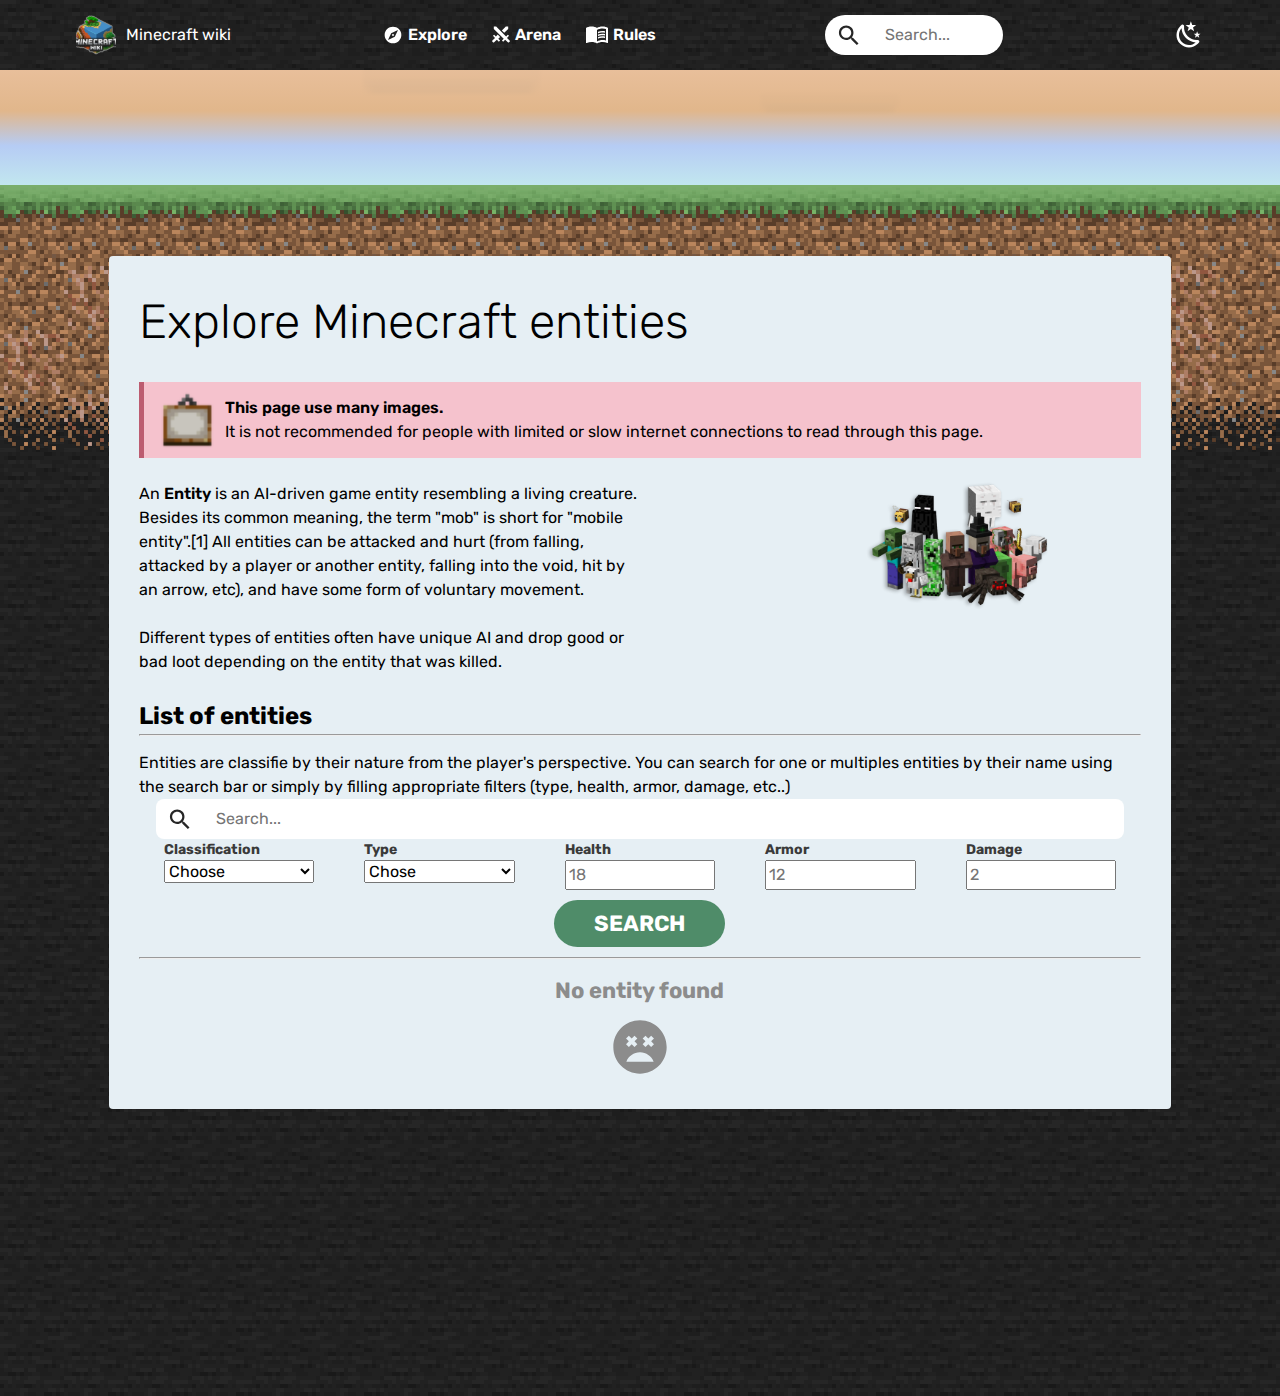
<file: index.html>
<!DOCTYPE html>
<html lang="en">
	<head>
		<meta charset="UTF-8" />
		<meta name="viewport" content="width=device-width, initial-scale=1.0" />
		<link rel="stylesheet" href="./normalize.css" />
		<link rel="stylesheet" href="./reset.css" />
		<link rel="stylesheet" href="./main.css" />
		<title>Minecraft</title>
	</head>
	<body>
		<header>
			<nav>
				<div class="nav-orga">
					<div class="orga">
						<img src="./asset/logo.svg" />
						<p>Minecraft wiki</p>
					</div>
					<ul>
						<li>
							<img src="./asset/compass.svg" />
							<a href="" id="explore">Explore</a>
						</li>
						<li>
							<img src="./asset/arena.svg" />
							<a href="./arena.html" id="arena">Arena</a>
						</li>
						<li>
							<img src="./asset/rules.svg" />
							<a href="./rules.html" id="rules">Rules</a>
						</li>
					</ul>
				</div>
				<div class="input-orga">
					<input
						class="searchInput"
						type="text"
						placeholder="Search..."
						aria-label="Search"
						id="searchInputSingle"
					/>
				</div>
				<div class="orga">
					<button class="theme-btn"></button>
				</div>
			</nav>
		</header>
		<main>
			<section class="card">
				<h1 class="title">Explore Minecraft entities</h1>
				<section class="warning">
					<img src="./asset/painting.svg" />
					<p class="p-regular">
						<span>This page use many images.</span>
						It is not recommended for people with limited or slow internet
						connections to read through this page.
					</p>
				</section>
				<section class="definition">
					<div class="def-text">
						<p class="p-regular">
							An <span>Entity</span> is an AI-driven game entity resembling a
							living creature. Besides its common meaning, the term "mob" is
							short for "mobile entity".[1] All entities can be attacked and
							hurt (from falling, attacked by a player or another entity,
							falling into the void, hit by an arrow, etc), and have some form
							of voluntary movement.
						</p>
						<br />
						<p>
							Different types of entities often have unique AI and drop good or
							bad loot depending on the entity that was killed.
						</p>
					</div>
					<img src="./asset/mobs.svg" />
				</section>
				<section class="entity-list">
					<div class="entity-list-instructions">
						<h2>List of entities</h2>
						<hr />
						<p>
							Entities are classifie by their nature from the player's
							perspective. You can search for one or multiples entities by their
							name using the search bar or simply by filling appropriate filters
							(type, health, armor, damage, etc..)
						</p>
					</div>
					<form>
						<div class="search-container">
							<input
								class="searchInput"
								type="text"
								placeholder="Search..."
								aria-label="Search"
								id="searchInputMain"
							/>
						</div>
						<section class="caractère">
							<div>
								<label>Classification</label>
								<select>
									<option value="Choose">Choose</option>
								</select>
							</div>
							<div>
								<label>Type</label>
								<select>
									<option value="Chose">Chose</option>
								</select>
							</div>
							<div>
								<label>Health</label>
								<input type="number" placeholder="18" />
							</div>
							<div>
								<label>Armor</label>
								<input type="number" placeholder="12" />
							</div>
							<div>
								<label>Damage</label>
								<input type="number" placeholder="2" />
							</div>
						</section>
						<div class="form-bouton">
							<button id="entitySearchButton" type="button">SEARCH</button>
						</div>
					</form>

					<hr/>
					<section class="entity-list-d">
						<div class="no-result" id="noEntityDisplay">
							<p class="no-result-text">No entity found</p>
							<img src="./asset/emoticon-dead.svg" />
						</div>
					</section>
					<section class="entity-2" id="cardDisplayerMain"></section>
				</section>
			</section>
		</main>
		<script src="./main.js"></script>
	</body>
</html>
</file>
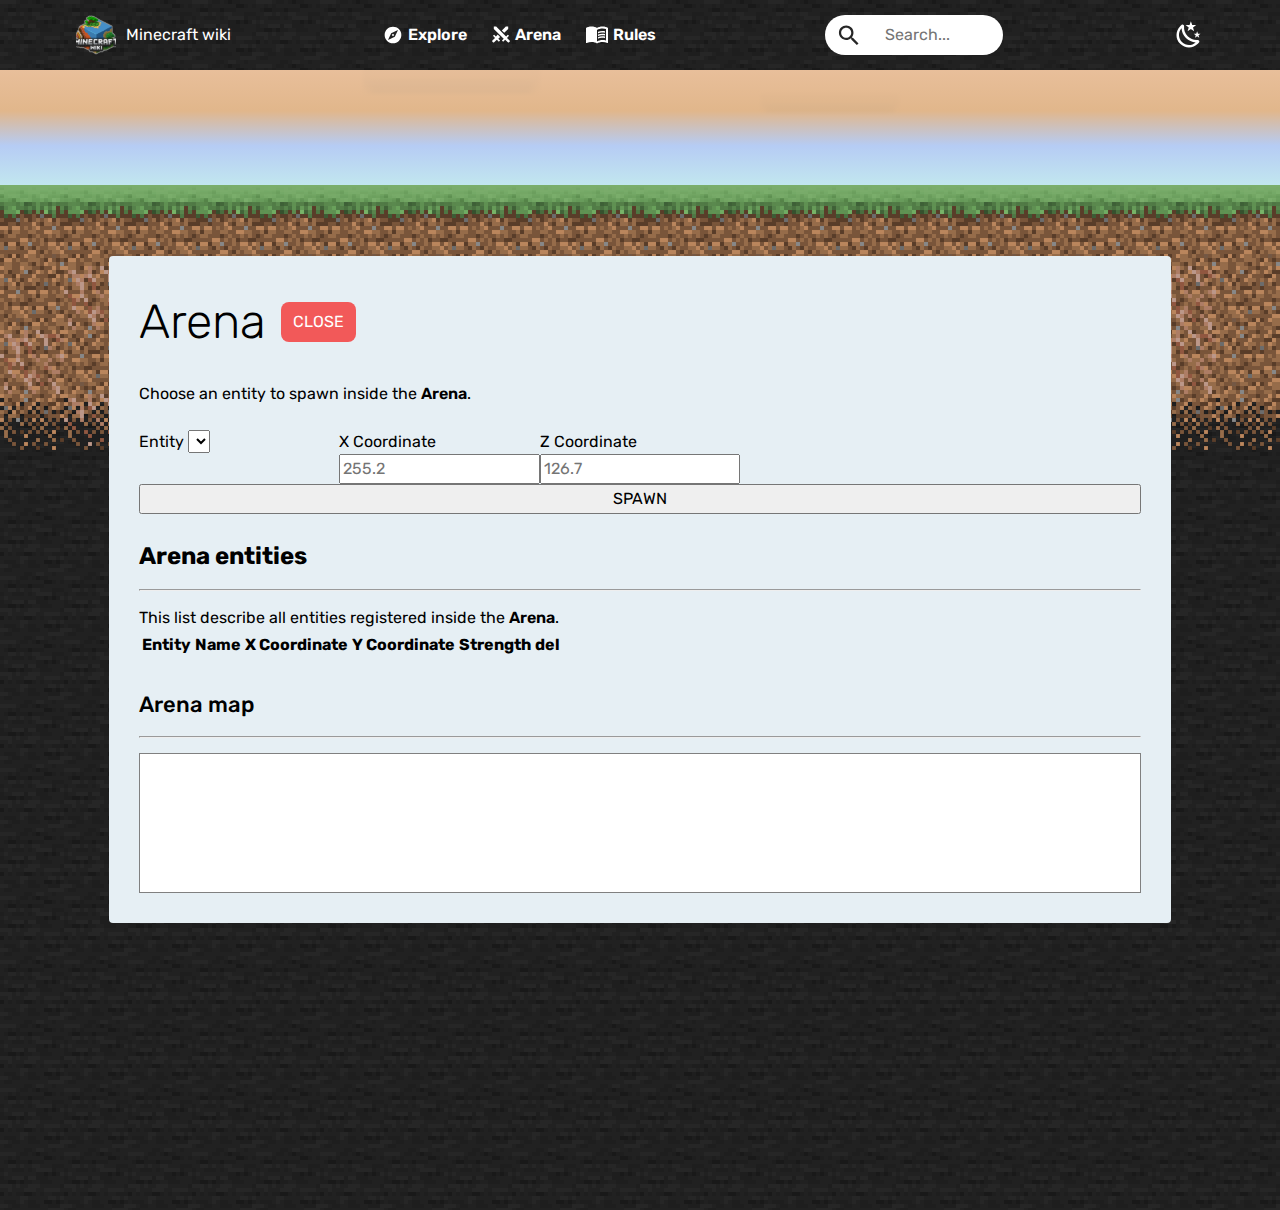
<file: arena.html>
<!DOCTYPE html>
<html lang="en">
	<head>
		<meta charset="UTF-8" />
		<meta name="viewport" content="width=device-width, initial-scale=1.0" />
		<link rel="stylesheet" href="./normalize.css" />
		<link rel="stylesheet" href="./reset.css" />
		<link rel="stylesheet" href="main.css" />
		<link rel="stylesheet" href="./arena.css" />
		<title>arena</title>
	</head>
	<body>
		<header>
			<nav>
				<div class="nav-orga">
					<div class="orga">
						<img src="./asset/logo.svg" />
						<p>Minecraft wiki</p>
					</div>
					<ul>
						<li>
							<img src="./asset/compass.svg" />
							<a href="./index.html" id="explore">Explore</a>
						</li>
						<li>
							<img src="./asset/arena.svg" />
							<a href="./arena.html" id="arena">Arena</a>
						</li>
						<li>
							<img src="./asset/rules.svg" />
							<a href="./rules.html" id="rules">Rules</a>
						</li>
					</ul>
				</div>
				<div class="input-orga">
					<input
						class="searchInput"
						type="text"
						placeholder="Search..."
						aria-label="Search"
					/>
				</div>
				<div class="orga">
					<button class="theme-btn"></button>
				</div>
			</nav>
		</header>
		<main>
			<section class="card">
				<div class="arena-orga">
					<h1 class="title">Arena</h1>
					<button>CLOSE</button>
				</div>
				<section>
					<p>Choose an entity to spawn inside the <span> Arena</span>.</p>
				</section>

				<form>
					<section>
						<div>
							<label>Entity</label>
							<select></select>
						</div>
						<div>
							<label>X Coordinate</label>
							<input type="number" placeholder="255.2" />
						</div>
						<div>
							<label>Z Coordinate</label>
							<input type="number" placeholder="126.7" />
						</div>
					</section>
					<button>SPAWN</button>
				</form>
				<section>
					<div class="arena-idk">
					<h2 class="arena-entities">Arena entities</h2>
					<hr />
					<p>
						This list describe all entities registered inside the
						<span> Arena</span>.
					</p>
				</div>
					<table>
						<thead>
							<tr>
								<th>Entity</th>
								<th>Name</th>
								<th>X Coordinate</th>
								<th>Y Coordinate</th>
								<th>Strength</th>
								<th>del</th>
							</tr>
						</thead>
						<tbody>
							<tr>
								<th></th>
								<td></td>
								<td></td>
								<td></td>
								<td></td>
								<td></td>
							</tr>
						</tbody>
					</table>
				</section>
				<div class="arena-idk">
					<h2 class="arena-h2">Arena map</h2>
					<hr />
					<div class="jeux"></div>
				</div>
			</section>
		</main>
	</body>
</html>
</file>
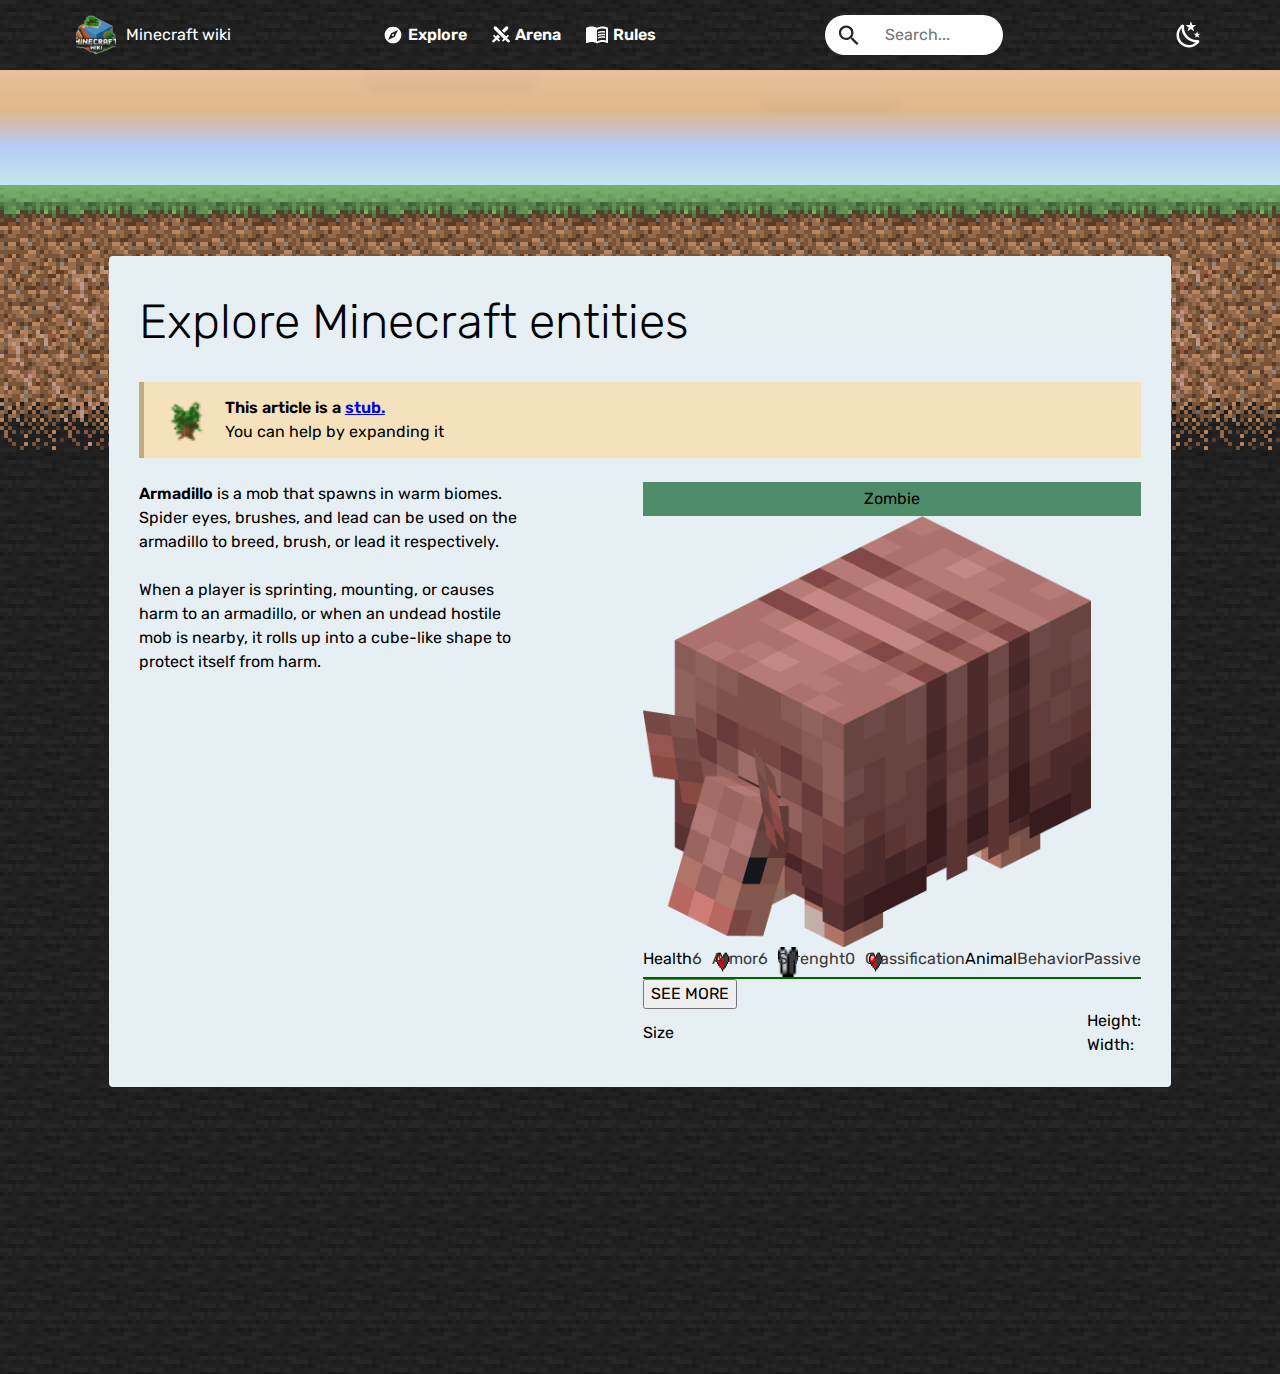
<file: renseignement.html>
<!DOCTYPE html>
<html lang="en">
	<head>
		<meta charset="UTF-8" />
		<meta name="viewport" content="width=device-width, initial-scale=1.0" />
		<link rel="stylesheet" href="./normalize.css" />
		<link rel="stylesheet" href="./reset.css" />
		<link rel="stylesheet" href="./main.css" />
		<title>Minecraft</title>
	</head>
	<body>
		<header>
			<nav>
				<div class="nav-orga">
					<div class="orga">
						<img src="./asset/logo.svg" />
						<p>Minecraft wiki</p>
					</div>
					<ul>
						<li>
							<img src="./asset/compass.svg" />
							<a href="index.html">Explore</a>
						</li>
						<li>
							<img src="./asset/arena.svg" />
							<p id="arena">Arena</p>
						</li>
						<li>
							<img src="./asset/rules.svg" />
							<p id="rules">Rules</p>
						</li>
					</ul>
				</div>
				<div class="input-orga">
					<input
						class="searchInput"
						type="text"
						placeholder="Search..."
						aria-label="Search"
					/>
				</div>
				<div class="orga">
					<button class="theme-btn"></button>
				</div>
			</nav>
		</header>
		<main>
			<section class="card">
				<h1 class="title">Explore Minecraft entities</h1>
				<section class="warning" id="stub">
					<img src="./asset/stub-image (1).svg" />
					<p class="p-regular">
						<span>This article is a <a href="#">stub.</a></span>
						You can help by expanding it
					</p>
				</section>
				<section class="definition">
					<div class="def-text">
						<p class="p-regular">
							<span>Armadillo</span> is a mob that spawns in warm biomes. Spider
							eyes, brushes, and lead can be used on the armadillo to breed,
							brush, or lead it respectively.
						</p>
						<br />
						<p>
							When a player is sprinting, mounting, or causes harm to an
							armadillo, or when an undead hostile mob is nearby, it rolls up
							into a cube-like shape to protect itself from harm.
						</p>
					</div>

					<section class="entity-hihihiha">
						<p class="entity-titre">Zombie</p>
						<img src="./asset/mobtest.png" alt="hihihiha" />
						<div class="entity-description">
							<div>
								<a>Health</a>
								<p>
									6
									<img src="./asset/heart.png" />
								</p>
							</div>
							<div>
								<p>Armor</p>
								<p>
									6
									<img src="./asset/amor.png" />
								</p>
							</div>
							<div>
								<p>Strenght</p>
								<p>
									0
									<img src="./asset/heart.png" />
								</p>
							</div>
							<div>
								<p>Classification</p>
								<a>Animal</a>
							</div>
							<div>
								<p>Behavior</p>
								<p>Passive</p>
							</div>
						</div>
						<button>SEE MORE</button>
						<div class="physic">
							<p>Size</p>
							<div>
								<p>Height: <span></span></p>
								<p>Width: <span></span></p>
							</div>
						</div>
					</section>
				</section>
			</section>
		</main>
	</body>
</html>
</file>
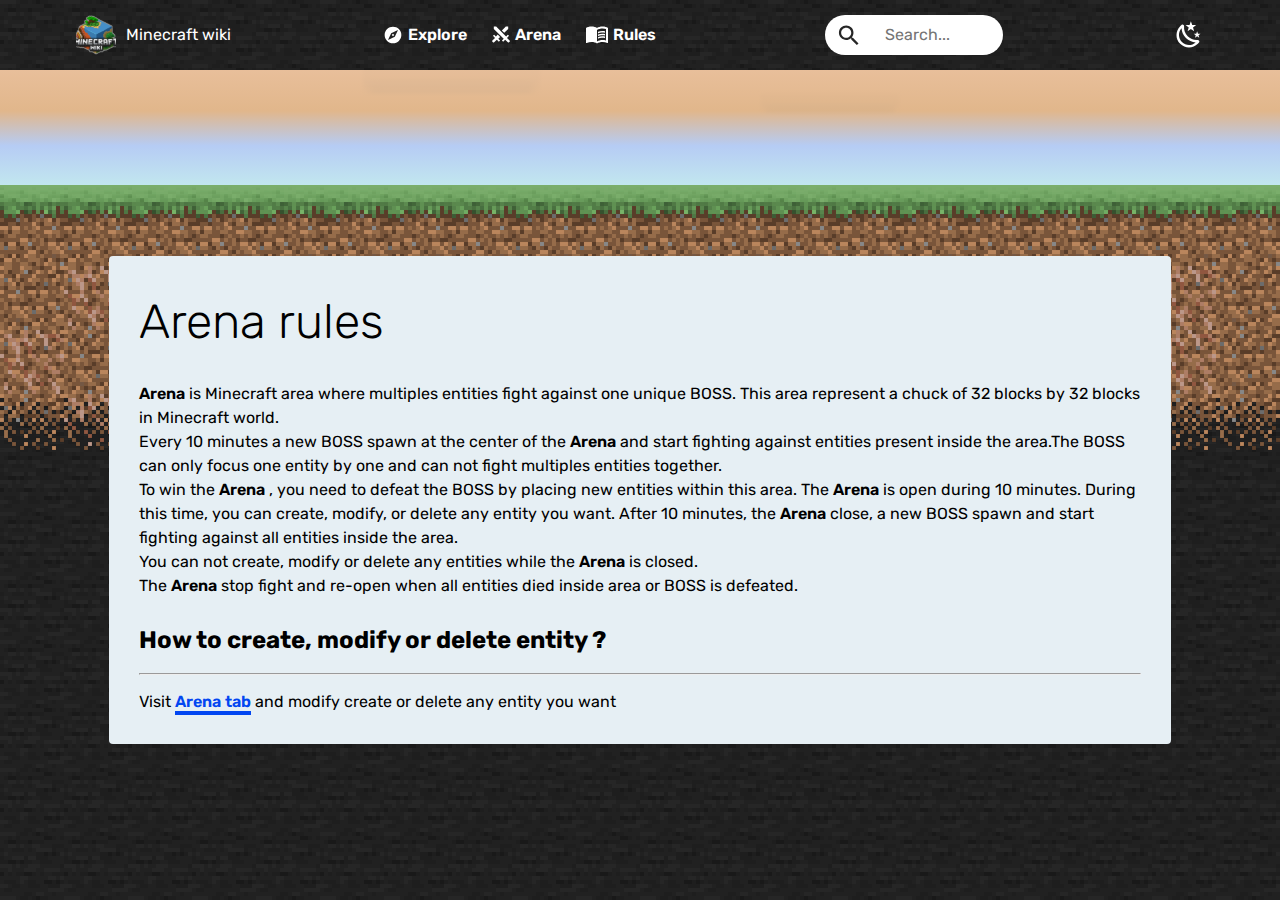
<file: rules.html>
<!DOCTYPE html>
<html lang="en">
	<head>
		<meta charset="UTF-8" />
		<meta name="viewport" content="width=device-width, initial-scale=1.0" />
		<link rel="stylesheet" href="./normalize.css" />
		<link rel="stylesheet" href="./reset.css" />
		<link rel="stylesheet" href="./main.css">
		<link rel="stylesheet" href="rules.css">
		<title>rules</title>
	</head>
	<body>
		<header>
			<nav>
				<div class="nav-orga">
					<div class="orga">
						<img src="./asset/logo.svg" />
						<p>Minecraft wiki</p>
					</div>
					<ul>
						<li>
							<img src="./asset/compass.svg" />
							<a href="./index.html" id="explore">Explore</a>
						</li>
						<li>
							<img src="./asset/arena.svg" />
							<a href="./arena.html" id="arena">Arena</a>
						</li>
						<li>
							<img src="./asset/rules.svg" />
							<a href="./rules.html" id="rules">Rules</a>
						</li>
					</ul>
				</div>
				<div class="input-orga">
					<input
						class="searchInput"
						type="text"
						placeholder="Search..."
						aria-label="Search"
					/>
				</div>
				<div class="orga">
					<button class="theme-btn"></button>
				</div>
			</nav>
		</header>
		<main>
			<section class="card">
				<h1 class="title">Arena rules</h1>
				<section class="rules-lettre">
					<div class="rules-arena">
						<p class="p-regular">
							<span>Arena </span>
							is Minecraft area where multiples entities fight against one
							unique BOSS. This area represent a chuck of 32 blocks by 32 blocks
							in Minecraft world.
						</p>
					</div>
					<div class="rules-arena">
						<p class="p-regular">
							Every 10 minutes a new BOSS spawn at the center of the
							<span> Arena </span>
							and start fighting against entities present inside the area.The
							BOSS can only focus one entity by one and can not fight multiples
							entities together.
						</p>
					</div>
					<div class="rules-arena">
						<p class="p-regular">
							To win the
							<span> Arena</span>
							, you need to defeat the BOSS by placing new entities within this
							area. The
							<span>Arena</span>
							is open during 10 minutes. During this time, you can create,
							modify, or delete any entity you want. After 10 minutes, the
                            <span>Arena</span>
                            close, a new BOSS spawn and start fighting against all entities inside the area.
						</p>
					</div>
					<div class="rules-arena">
						<p class="p-regular">
                            You can not create, modify or delete any entities while the
							<span> Arena </span>
							is closed.
						</p>
					</div>
					<div class="rules-arena">
						<p class="p-regular">
                            The
							<span> Arena </span>
							stop fight and re-open when all entities died inside area or BOSS is defeated.
						</p>
					</div>
				</section>
                <section class="tutorial-arena">
                    <h2>How to create, modify or delete entity ?</h2>
                    <hr>
                    <p>Visit <span><a href="arena.html">Arena tab</a></span> and modify create or delete any entity you want</p>
                </section>
			</section>
		</main>
	</body>
</html>
</file>
<file: main.css>
@import url("https://fonts.googleapis.com/css2?family=Rubik:ital,wght@0,300..900;1,300..900&display=swap");

:root {
	--font-family: "Rubik";
	--color-noirClaire: #3a3a3a;
	--color-noirFoncé: #000000;
	--color-grisClaire: #8c8c8c;
	--color-blanc: #ffffff;

	--border-color-rose: #bc5c70;
	--border-color-orange: #c2ac7f;

	--h1-size: 48px;
	--h2-size: 22px;
	--p-size: 16px;

	--background-color-Rose: #f5c2cd;
	--background-color-Vert: #4f8c69;
	--background-color-orange: #f5e2bc;

	--weight300: 300;
	--weight400: 400;
	--weight500: 500;
	--weight600: 600;
	--weight700: 700;
}

body {
	color: var(--color-blanc);
	height: 100vh;
	font-family: var(--font-family);
	background-image: url("./asset/background-cloud.svg"),
		url("./asset/background-dirt.png"), url("./asset/background-stone.png");
	background-repeat: repeat-x, repeat-x, repeat;
	background-position: top 70px left 0px, top 185px left 0, top 0px left 0;
}
.title {
	font-size: var(--h1-size);
	font-weight: var(--weight300);
}
.p-regular {
	font-size: var(--p-size);
}
header ul {
	list-style-type: none;
	display: none;
	flex-direction: row;
	gap: 25px;
	padding: 0px;
}
span {
	font-weight: var(--weight600);
}
li {
	display: flex;
	gap: 5px;
	font-weight: var(--weight600);
	cursor: pointer;
}
li a {
	text-decoration: none;
	color: var(--color-blanc);
}
.boutton-sch {
	font-size: var(--h2-size);
	color: var(--color-blanc);
	font-weight: var(--weight700);
}
header {
	height: 70px;
}
nav {
	width: 100%;
	height: 100%;
	display: grid;
	grid-template-columns: 3fr 4fr 1fr;
}
.nav-orga {
	display: flex;
	align-items: center;
	justify-content: space-around;
}
.orga {
	display: flex;
	gap: 10px;
	align-items: center;
	justify-content: center;
}
.searchInput {
	border: none;
	background-color: white !important;
	background: center left 10px url(./asset/search.svg) no-repeat;
	background-size: 28px;
	padding-left: 60px !important;
	padding: 20px;
	width: 159px;
	height: 15px;
	border-radius: 50px;
}
input:focus {
	outline: none;
}
.input-orga {
	display: flex;
	justify-content: center;
	align-items: center;
}
.theme-btn {
	border: none;
	cursor: pointer;
	background: center / cover url(./asset/menu.png);
	width: 38px;
	height: 38px;
}
main {
	display: flex;
	align-items: center;
	justify-content: center;
}
.card {
	background-color: #e6eff4;
	width: 83%;
	padding: 15px;
	margin-top: 186px;
	margin-bottom: 287px;
	border-radius: 4px;
	display: flex;
	flex-direction: column;
	color: black;
	padding: 30px;
	gap: 24px;
}
.warning {
	display: flex;
	align-items: center;
	width: 100%;
	background-color: var(--background-color-Rose);
	border-left: solid 5px var(--border-color-rose);
	padding: 8px 12px 8px 12px;
	gap: 10px;
}
.warning p {
	display: flex;
	flex-direction: column;
}
.definition {
	display: grid;
	grid-template-columns: 2fr 1fr;
	justify-items: start;
}
.def-text {
	max-width: 75%;
}
.definition img {
	width: 90%;
}
.no-result-text {
	color: var(--color-grisClaire);
	font-weight: var(--weight700);
	font-size: var(--h2-size);
	grid-template-columns: 2fr 2fr;
	justify-items: end;
}
@media screen and (min-width: 850px) {
	.theme-btn {
		width: 30px;
		height: 30px;
		background: center / cover url(./asset/theme.svg);
	}
	.searchInput {
		width: 178px;
	}
	header ul {
		display: flex;
	}
	nav {
		display: grid;
		grid-template-columns: 4fr 2fr 1fr;
	}
}
@media screen and (min-width: 1440px) {
	nav {
		grid-template-columns: 3fr 4fr 1fr;
	}
	.searchInput {
		width: 310px;
	}
	.entity-2 {
		display: grid;
		grid-template-columns: 1fr 1fr;
	}
}

/********* animallllllllllllllllllllllllllllllllllllllll ***********/
.entity-2 {
	display: grid;
	grid-template-columns: 1fr 1fr 1fr 1fr;
	grid-gap: 15px;
}

.entity-card {
	display: flex;
	flex-direction: column;
	justify-content: space-around;
	align-items: center;
	padding: 10px;
	border: 2px solid var(--background-color-Vert);
	min-height: 317px;
	max-height: 317px;
}
.entity-card img {
	max-width: 50%;
	max-height: 150px;

}
.entity-titre {
	text-align: center;
	background-color: var(--background-color-Vert);
	width: 100%;
	padding: 5px 0;
}
.entity-description {
	display: flex;
	flex-direction: row;
	justify-content: space-between;
	width: 100%;
}
.entity-description a {
	color: var(--color-bleu);
	width: fit-content;
}
.entity-description p {
	color: var(--color-noirClaire);
	width: fit-content;
}
.entity-2 hr {
	width: 100%;
	height: 2px;
	color: var(--background-color-Vert);
	margin: 5px 0 7px 0;
	border: 1px solid var(--background-color-Vert);
}
.entity-card button {
	background-color: var(--background-color-Vert);
	width: 100%;
	border: none;
	padding: 5px 0;
	color: var(--color-blanc);
}
.entity-list-d {
	display: flex;
	justify-content: center;
	align-items: center;
	flex-direction: column;
	height: 100%;
}
.entity-list hr{
	margin-bottom: 15px;
}
.no-result {
	display: flex;
	align-items: center;
	justify-content: center;
	flex-direction: column;
	gap: 8px;
}
@media screen and (max-width: 750px) {
	.entity-2 {
		display: grid;
		grid-template-columns: 1fr 1fr;
		grid-gap: 15px;
	}
}

@media screen and (max-width: 450px) {
	.entity-2 {
		display: grid;
		grid-template-columns: 1fr;
		grid-gap: 15px;
	}
	form section {
		display: grid;
		grid-template-columns: 1fr 1fr;
	}
}

form {
	display: flex;
	flex-direction: column;
}
form input {
	width: 100%;
}
form section {
	display: grid;
	grid-template-columns: 1fr 1fr 1fr 1fr 1fr;
}
.search-container {
	padding: 10px 0;
}
.search-container input {
	width: 100%;
	border-radius: 8px;
}

.search-input {
	width: 100%;
	padding: 10px 10px 10px 40px;
	border-radius: 8px;
	border: none;
	background-color: white;
	outline: none;
}

.search-input::placeholder {
	color: #9ca3af;
}

/* nouveau code */

#stub {
	background-color: var(--background-color-orange);
	border-color: #c2ac7f;
}
.entity-card {
	width: 300px;
}
.entity-titre {
	width: 100%;
}
.physic {
	width: 100%;
	display: flex;
	align-items: center;
	justify-content: space-between;
}

.entity-description img {
	width: 40px;
	height: 30px;
}
.entity-description div {
	display: flex;
	flex-direction: row;
	justify-content: space-between;
	border-bottom: solid 2px darkgreen;
}
.entity-description p {
	display: flex;
	gap: 10px;
}
/* width: 1156px; */

.search-container {
	padding: 0 17px;
}
.caractère div {
	display: flex;
	flex-direction: column;
	padding: 0 25px;
}
.caractère label {
	color: var(--color-noirClaire);
	font-weight: var(--weight700);
	font-size: 14px;
}

.form-bouton {
	text-align: center;
}
.form-bouton button {
	background-color: var(--background-color-Vert);
	border: none;
	border-radius: 99px;
	padding: 7px 40px;
	margin: 10px 0;
	font-size: 22px;
	font-weight: var(--weight700);
	color: var(--color-blanc);
}

@media screen and (max-width: 850px) {
	.entity-2 {
		display: grid;
		grid-template-columns: 1fr 1fr;
	}
}
@media screen and (max-width: 650px) {
	.entity-2 {
		display: grid;
		grid-template-columns: 1fr;
	}
}
.form-bouton button{
	cursor: pointer;
}
</file>
<file: arena.css>
.arena-orga{
	display: flex;
	flex-direction: row;
	gap: 15px;
	align-items: center;
}
.arena-orga button{
	border-radius: 8px;
	background-color: #F25959;
	padding: 8px 12px;
	border: none;
	color: white;
	cursor: pointer;
}
.arena-h2{
	font-size: var(--h2-size);
	font-weight: var(--weight500);
}
.arena-idk{
	display: flex;
	flex-direction: column;
	gap: 15px;
}
.jeux{
	width: 100%;
	height: 140px;
	border: solid 1px grey;
	background-color: white;
}
</file>
<file: rules.css>
.tutorial-arena {
	display: flex;
	flex-direction: column;
	gap: 15px;
}
.tutorial-arena a {
	color: #0246f1;
	text-decoration: none;
	border-bottom: 4px solid #0246f1;
}
.card {
	margin-bottom: 0px;
}
</file>
